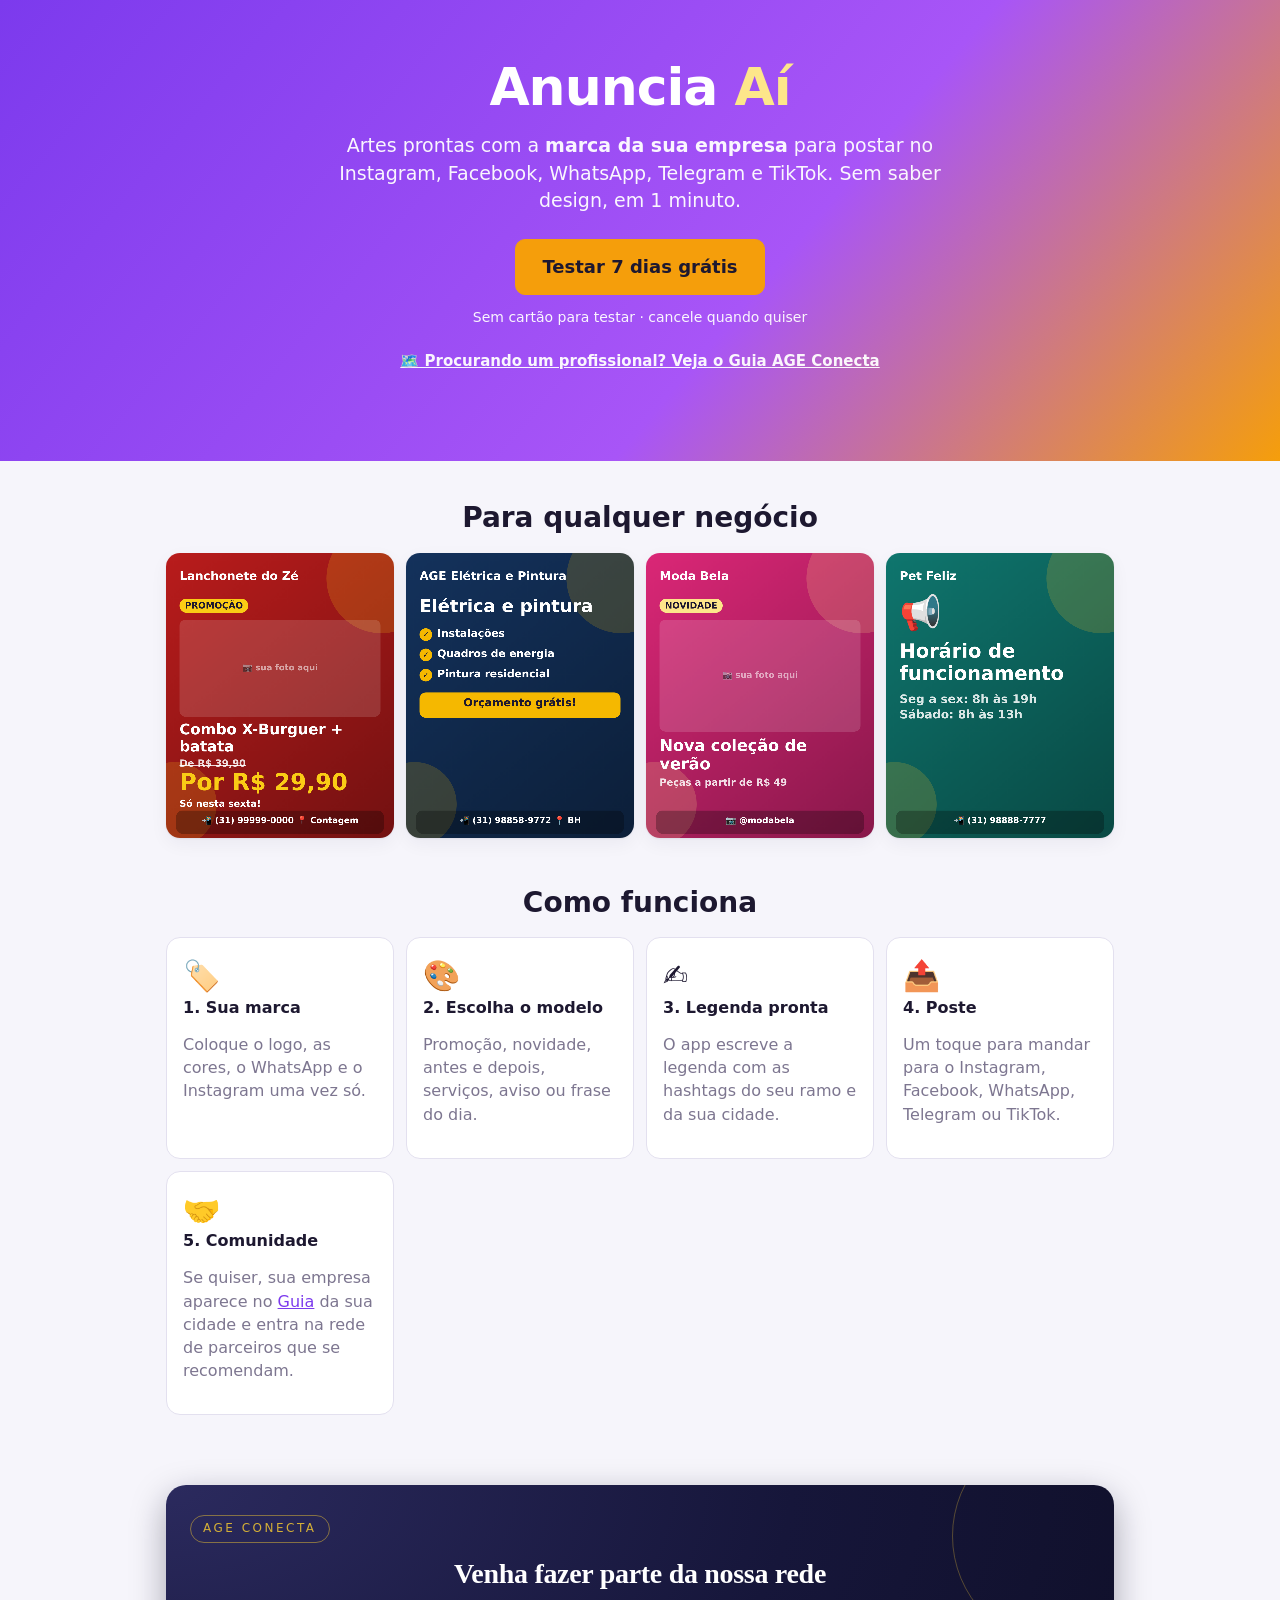
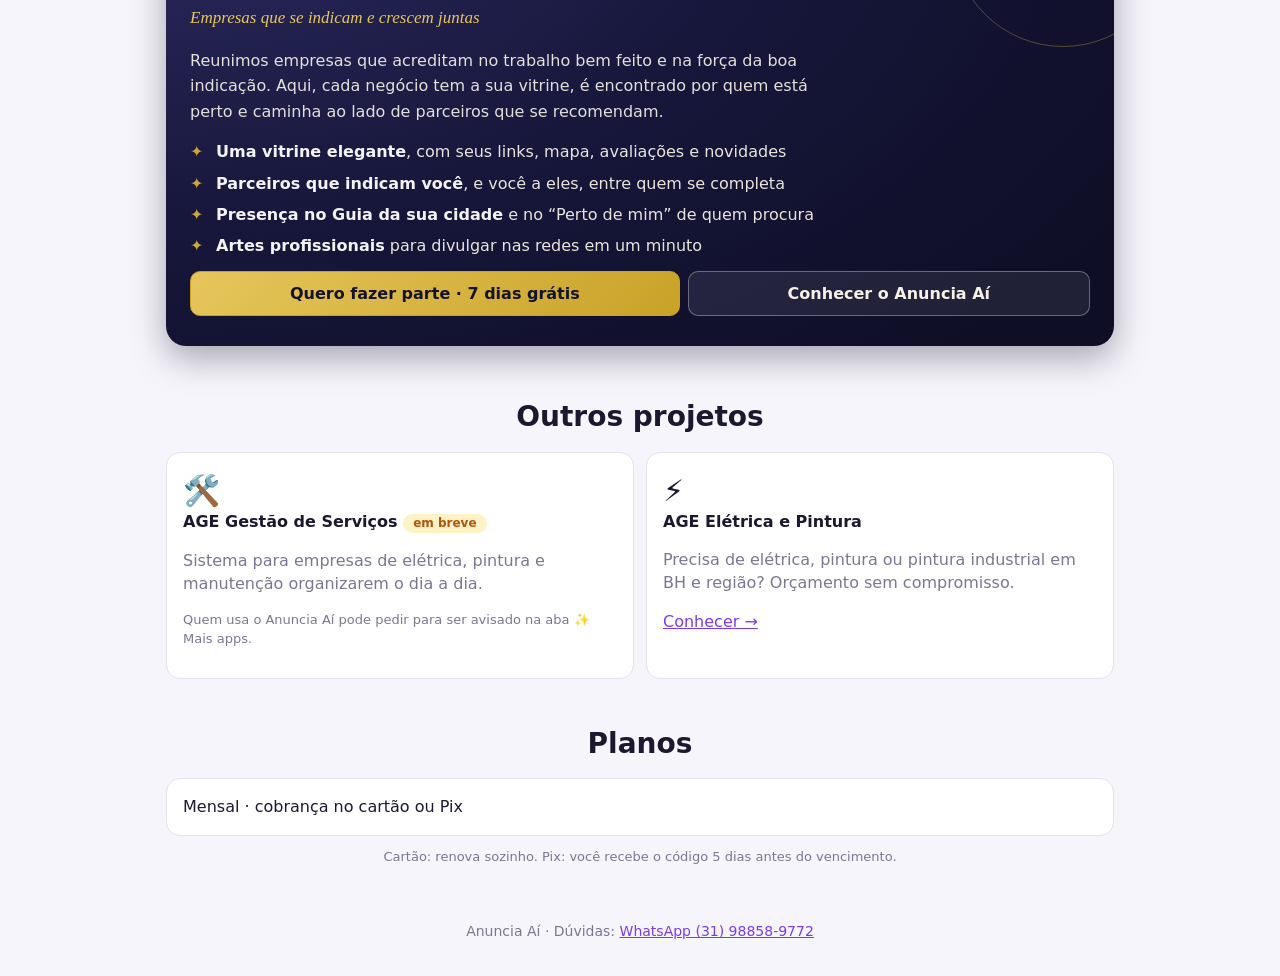
<file: index.html>
<!doctype html>
<html lang="pt-BR">
<head>
<meta charset="utf-8">
<meta name="viewport" content="width=device-width, initial-scale=1, viewport-fit=cover">
<meta name="theme-color" content="#7c3aed">
<title>Anuncia Aí — divulgue o seu negócio nas redes</title>
<meta name="description" content="Crie artes de promoção, novidade e antes e depois com a marca da sua empresa e poste no Instagram, Facebook, WhatsApp e Telegram em 1 minuto.">
<link rel="icon" href="icone.svg" type="image/svg+xml">
<link rel="stylesheet" href="estilo.css">
<style>
  .hero { background: linear-gradient(130deg, #7c3aed, #a855f7 60%, #f59e0b); color: #fff; padding: 56px 20px 64px; text-align: center; }
  .hero h1 { font-size: clamp(30px, 6vw, 52px); font-weight: 900; letter-spacing: -1px; }
  .hero h1 span { color: #fde68a; }
  .hero p { font-size: 19px; max-width: 640px; margin: 14px auto 24px; opacity: .95; }
  .hero .botao { font-size: 18px; padding: 14px 26px; }
  .sec { max-width: 980px; margin: 0 auto; padding: 40px 16px 8px; }
  .sec h2 { font-size: 28px; text-align: center; margin-bottom: 18px; }
  .itens { display: grid; grid-template-columns: repeat(auto-fit, minmax(220px, 1fr)); gap: 12px; }
  .item { background: var(--sup); border: 1px solid var(--borda); border-radius: 14px; padding: 16px; }
  .item .ic { font-size: 30px; }
  .exemplos { display: grid; grid-template-columns: repeat(auto-fit, minmax(200px, 1fr)); gap: 12px; }
  .exemplos canvas { width: 100%; border-radius: 14px; box-shadow: var(--sombra); }
  .rodape { text-align: center; padding: 34px 16px; color: var(--mudo); font-size: 14px; }
</style>
</head>
<body>
<header class="hero">
  <h1>Anuncia <span>Aí</span></h1>
  <p>Artes prontas com a <b>marca da sua empresa</b> para postar no Instagram, Facebook, WhatsApp, Telegram e TikTok. Sem saber design, em 1 minuto.</p>
  <a class="botao dest" href="app.html">Testar 7 dias grátis</a>
  <p style="font-size:14px;margin-top:12px">Sem cartão para testar · cancele quando quiser</p>
  <p style="font-size:15px;margin-top:6px"><a href="guia.html" style="color:#fff;font-weight:700">🗺️ Procurando um profissional? Veja o Guia <span id="nome-rede">AGE Conecta</span></a></p>
</header>
<section class="sec"><h2>Para qualquer negócio</h2><div class="exemplos" id="exemplos"></div></section>
<section class="sec"><h2>Como funciona</h2><div class="itens">
  <div class="item"><div class="ic">🏷️</div><h3>1. Sua marca</h3><p class="mudo">Coloque o logo, as cores, o WhatsApp e o Instagram uma vez só.</p></div>
  <div class="item"><div class="ic">🎨</div><h3>2. Escolha o modelo</h3><p class="mudo">Promoção, novidade, antes e depois, serviços, aviso ou frase do dia.</p></div>
  <div class="item"><div class="ic">✍️</div><h3>3. Legenda pronta</h3><p class="mudo">O app escreve a legenda com as hashtags do seu ramo e da sua cidade.</p></div>
  <div class="item"><div class="ic">📤</div><h3>4. Poste</h3><p class="mudo">Um toque para mandar para o Instagram, Facebook, WhatsApp, Telegram ou TikTok.</p></div>
  <div class="item"><div class="ic">🤝</div><h3>5. Comunidade</h3><p class="mudo">Se quiser, sua empresa aparece no <a href="guia.html">Guia</a> da sua cidade e entra na rede de parceiros que se recomendam.</p></div>
</div></section>
<div class="sec" id="convite-sec"></div>
<section class="sec" id="outros-sec"><h2>Outros projetos</h2><div class="itens" id="outros"></div></section>
<section class="sec"><h2>Planos</h2><div class="planos" id="planos"><div class="item">Mensal · cobrança no cartão ou Pix</div></div>
  <p class="mudo peq" style="text-align:center;margin-top:12px">Cartão: renova sozinho. Pix: você recebe o código 5 dias antes do vencimento.</p></section>
<footer class="rodape" id="rodape">Anuncia Aí</footer>
<script src="config.js"></script>
<script src="comum.js"></script>
<script src="artes.js"></script>
<script src="publico.js"></script>
<script>
// 🎁 link de indicação (index.html?ind=CODIGO): guarda o código e mostra a faixa de boas-vindas; o app usa ao criar a empresa
(function () {
  var c = (new URLSearchParams(location.search).get("ind") || "").replace(/[^A-Za-z0-9]/g, "").toUpperCase().slice(0, 12);
  if (!c) return;
  try { localStorage.setItem("anuncia_indicacao", c); } catch (e) { /* sem armazenamento */ }
  var f = document.createElement("div");
  f.style.cssText = "background:#16a34a;color:#fff;text-align:center;padding:12px 16px;font-weight:700";
  f.innerHTML = "🎁 Você foi indicado! Crie sua conta e ganhe 7 dias grátis. <a href=\"app.html?ind=" + c + "\" style=\"color:#fff;text-decoration:underline\">Começar agora</a>";
  document.body.insertBefore(f, document.body.firstChild);
})();
</script>
<script>
(function () {
  var A = window.AN, R = window.AN_ARTES;
  var ex = [
    { modelo: "promocao", campos: { titulo: "Combo X-Burguer + batata", de: "39,90", por: "29,90", detalhe: "Só nesta sexta!" }, empresa: { nome: "Lanchonete do Zé", cor1: "#b91c1c", cor2: "#facc15", whatsapp: "(31) 99999-0000", cidade: "Contagem" } },
    { modelo: "servico", campos: { titulo: "Elétrica e pintura", itens: "Instalações\nQuadros de energia\nPintura residencial", detalhe: "Orçamento grátis!" }, empresa: { nome: "AGE Elétrica e Pintura", cor1: "#14325c", cor2: "#f5b800", whatsapp: "(31) 98858-9772", cidade: "BH" } },
    { modelo: "novidade", campos: { titulo: "Nova coleção de verão", texto: "Peças a partir de R$ 49" }, empresa: { nome: "Moda Bela", cor1: "#db2777", cor2: "#fde68a", instagram: "@modabela" } },
    { modelo: "aviso", campos: { titulo: "Horário de funcionamento", texto: "Seg a sex: 8h às 19h\nSábado: 8h às 13h" }, empresa: { nome: "Pet Feliz", cor1: "#0f766e", cor2: "#fbbf24", whatsapp: "(31) 98888-7777" } }
  ];
  var box = document.getElementById("exemplos");
  ex.forEach(function (d) { var cv = document.createElement("canvas"); R.desenhar(cv, Object.assign({ formato: "post", fotos: [] }, d)); box.appendChild(cv); });
  if (window.AN_PUB) document.getElementById("nome-rede").textContent = window.AN_PUB.REDE;
  if (window.AN_PUB) document.getElementById("convite-sec").innerHTML = window.AN_PUB.htmlConvite();
  var outros = A.CFG.OUTROS_PROJETOS || [];
  if (!outros.length) document.getElementById("outros-sec").remove();
  else document.getElementById("outros").innerHTML = outros.map(function (p) {
    return '<div class="item"><div class="ic">' + A.esc(p.ic || "✨") + "</div><h3>" + A.esc(p.nome) + (p.em_breve ? ' <span class="selo atencao">em breve</span>' : "") + '</h3><p class="mudo">' + A.esc(p.desc || "") + "</p>" +
      (p.link ? '<p><a target="_blank" rel="noopener" href="' + A.esc(p.link) + '">' + A.esc(p.link_nome || "Conhecer") + " →</a></p>" : p.em_breve ? '<p class="peq mudo">Quem usa o Anuncia Aí pode pedir para ser avisado na aba ✨ Mais apps.</p>' : "") + "</div>";
  }).join("");
  if (A.CFG.SUPORTE_WHATSAPP) document.getElementById("rodape").innerHTML = 'Anuncia Aí · Dúvidas: <a target="_blank" rel="noopener" href="' + A.esc(A.linkZap(A.CFG.SUPORTE_WHATSAPP, "Olá! Quero saber mais do Anuncia Aí.")) + '">WhatsApp ' + A.esc(A.CFG.SUPORTE_WHATSAPP) + "</a>";
  if (A.configurado()) {
    fetch(A.CFG.SUPABASE_URL + "/rest/v1/planos?select=*&ativo=eq.true&order=ordem", { headers: { apikey: A.CFG.SUPABASE_ANON_KEY, Authorization: "Bearer " + A.CFG.SUPABASE_ANON_KEY } })
      .then(function (r) { return r.json(); }).then(function (ps) {
        if (!Array.isArray(ps) || !ps.length) return;
        document.getElementById("planos").innerHTML = ps.map(function (p) {
          return '<div class="plano"><div class="forte">' + A.esc(p.nome) + '</div><div class="preco">' + A.dinheiro(p.preco) + '</div><div class="mudo peq">' +
            (p.meses === 1 ? "por mês" : "a cada " + p.meses + " meses (" + A.dinheiro(p.preco / p.meses) + "/mês)") + '</div><div class="acoes"><a class="botao prim" href="app.html">Começar grátis</a></div></div>';
        }).join("");
      }).catch(function () {});
  }
})();
</script>
</body>
</html>
</file>
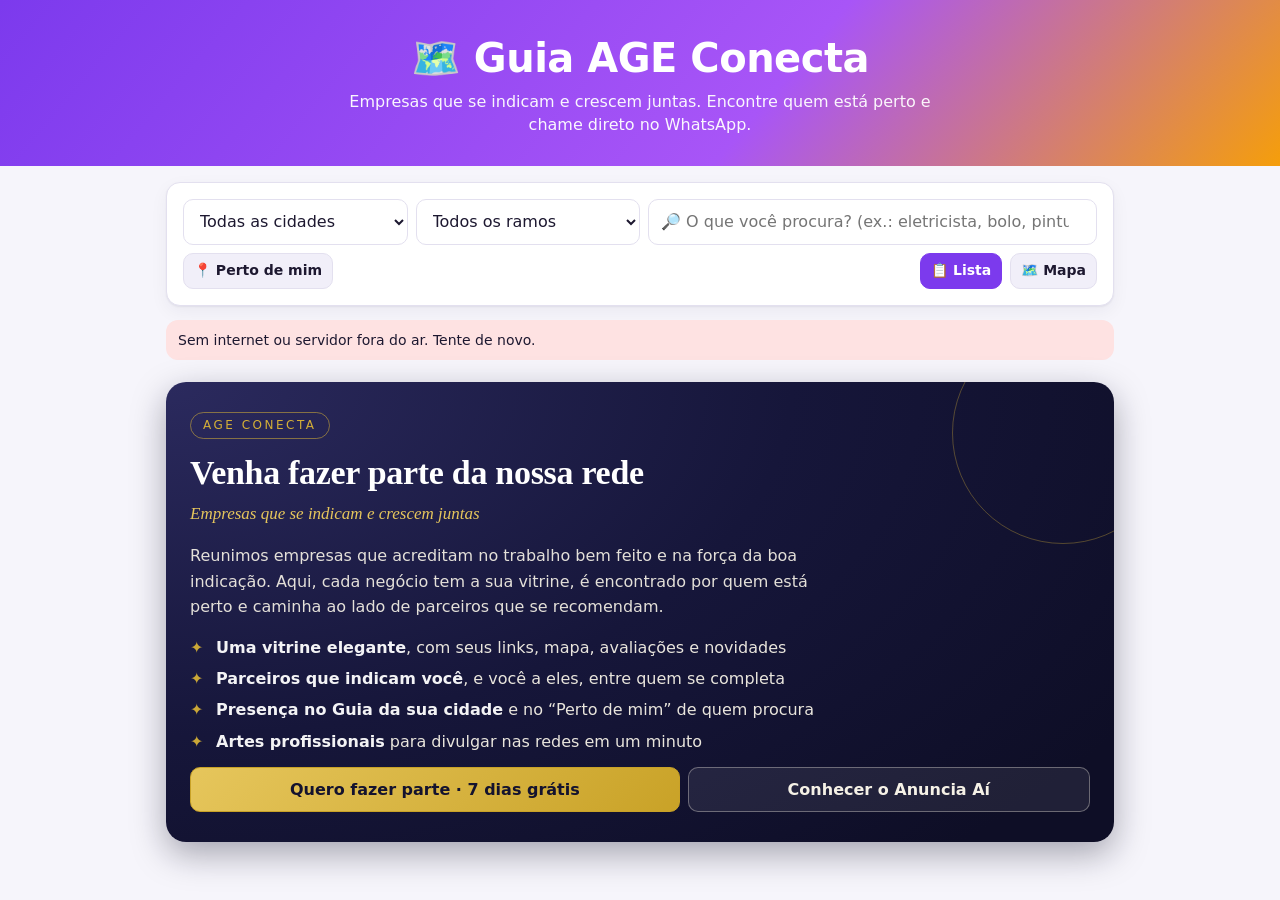
<file: guia.html>
<!doctype html>
<html lang="pt-BR">
<head>
<meta charset="utf-8">
<meta name="viewport" content="width=device-width, initial-scale=1, viewport-fit=cover">
<meta name="theme-color" content="#7c3aed">
<title>Guia AGE Conecta — empresas da sua cidade</title>
<meta name="description" content="Encontre empresas e profissionais da sua cidade e chame direto no WhatsApp.">
<link rel="icon" href="icone.svg" type="image/svg+xml">
<link rel="stylesheet" href="estilo.css">
</head>
<body>
<div id="pub" data-pagina="guia"><div class="vazio">Carregando...</div></div>
<script src="config.js"></script>
<script src="comum.js"></script>
<script src="publico.js"></script>
</body>
</html>
</file>
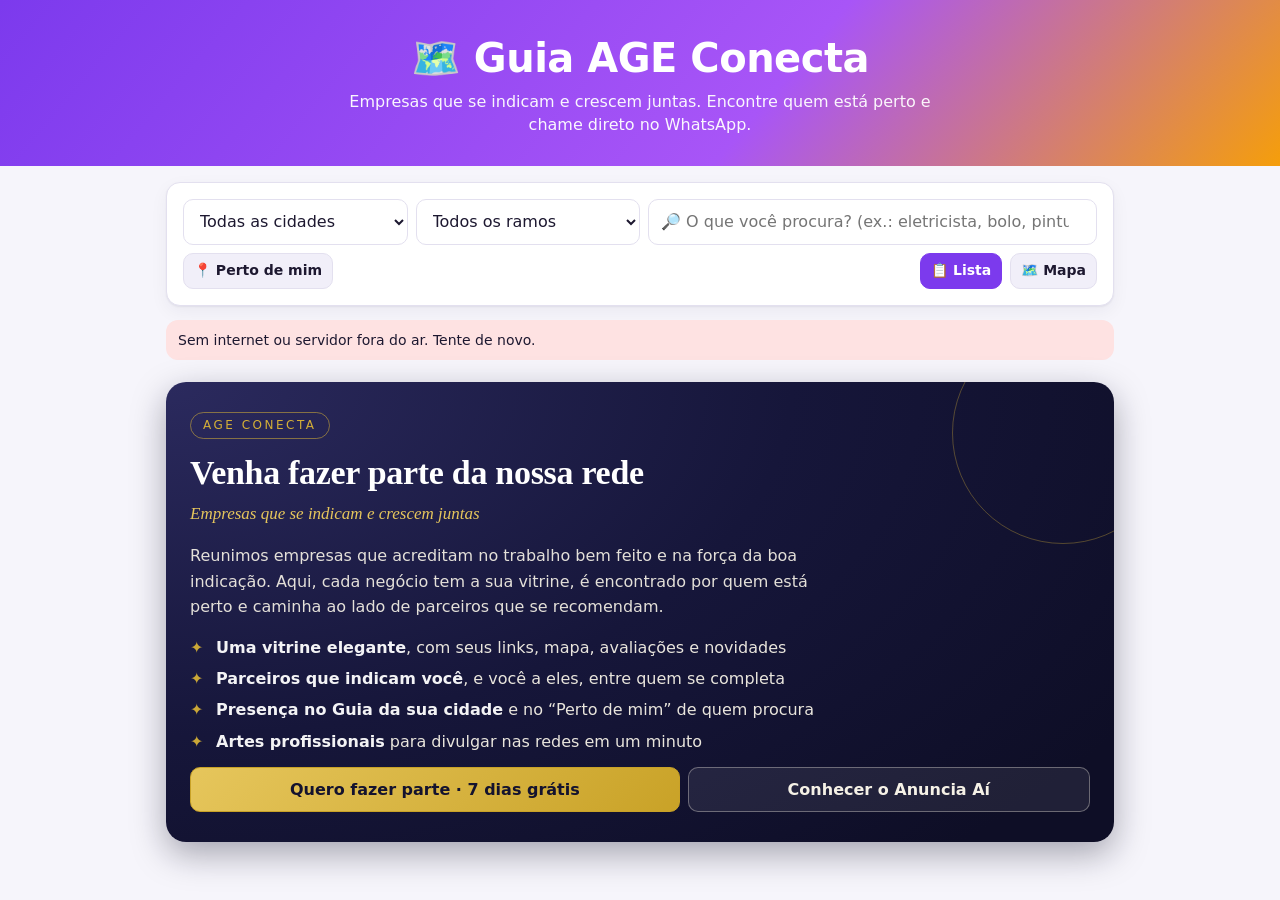
<file: vitrine.html>
<!doctype html>
<html lang="pt-BR">
<head>
<meta charset="utf-8">
<meta name="viewport" content="width=device-width, initial-scale=1, viewport-fit=cover">
<meta name="theme-color" content="#7c3aed">
<title>Vitrine | Anuncia Aí</title>
<meta name="description" content="Vitrine da empresa no Anuncia Aí: contatos, novidades e promoções.">
<link rel="icon" href="icone.svg" type="image/svg+xml">
<link rel="stylesheet" href="estilo.css">
</head>
<body>
<div id="pub" data-pagina="vitrine"><div class="vazio">Carregando...</div></div>
<script src="config.js"></script>
<script src="comum.js"></script>
<script src="publico.js"></script>
</body>
</html>
</file>
<file: estilo.css>
:root {
  --prim: #7c3aed; --prim2: #6d28d9; --prim-t: #fff; --dest: #f59e0b;
  --fundo: #f6f5fb; --sup: #ffffff; --sup2: #f1eff9; --borda: #e3e0ef; --texto: #1d1830; --texto2: #514a66; --mudo: #7d7690;
  --bom: #15803d; --bom-f: #dcfce7; --atencao: #b45309; --atencao-f: #fef3c7; --critico: #b91c1c; --critico-f: #fee2e2;
  --sombra: 0 1px 2px rgba(20, 10, 50, .06), 0 6px 18px rgba(20, 10, 50, .05);
  color-scheme: light;
}
@media (prefers-color-scheme: dark) {
  :root:not([data-theme="light"]) {
    --fundo: #120f1c; --sup: #1b1729; --sup2: #241f36; --borda: #322b48; --texto: #ece9f6; --texto2: #b9b2cf; --mudo: #8a83a3;
    --bom-f: #12321f; --atencao-f: #3a2a0c; --critico-f: #3b1515; color-scheme: dark;
  }
}
* { box-sizing: border-box; }
html, body { margin: 0; background: var(--fundo); color: var(--texto); font: 16px/1.45 system-ui, -apple-system, "Segoe UI", Roboto, Arial, sans-serif; }
a { color: var(--prim); }
h1, h2, h3 { margin: 0; line-height: 1.2; }
h2 { font-size: 20px; } h3 { font-size: 16px; }
.oculto { display: none !important; }
main { max-width: 980px; margin: 0 auto; padding: 16px; }
.topo { background: linear-gradient(120deg, var(--prim), #a855f7); color: #fff; padding: 10px 16px; display: flex; align-items: center; gap: 10px; position: sticky; top: 0; z-index: 5; }
.topo .marca { font-weight: 900; font-size: 19px; letter-spacing: -.3px; }
.topo .marca span { color: #fde68a; }
.topo .dir { margin-left: auto; display: flex; gap: 6px; }
.topo button { background: rgba(255, 255, 255, .16); color: #fff; border: 0; }
.abas { display: flex; gap: 6px; overflow-x: auto; padding: 10px 16px; background: var(--sup); border-bottom: 1px solid var(--borda); }
.abas a { flex: none; padding: 8px 14px; border-radius: 999px; text-decoration: none; color: var(--texto2); font-weight: 700; font-size: 14px; }
.abas a.ativa { background: var(--prim); color: #fff; }
.cartao { background: var(--sup); border: 1px solid var(--borda); border-radius: 14px; padding: 16px; margin-bottom: 14px; box-shadow: var(--sombra); }
.linha { display: flex; align-items: center; gap: 8px; flex-wrap: wrap; }
.linha .dir { margin-left: auto; }
.duas { display: grid; grid-template-columns: 1fr 1fr; gap: 12px; }
@media (max-width: 640px) { .duas { grid-template-columns: 1fr; } }
.grade { display: grid; gap: 10px; grid-template-columns: repeat(auto-fill, minmax(150px, 1fr)); margin-bottom: 14px; }
.ladrilho { background: var(--sup); border: 1px solid var(--borda); border-radius: 14px; padding: 12px; box-shadow: var(--sombra); }
.ladrilho .r { font-size: 11px; font-weight: 800; text-transform: uppercase; letter-spacing: .5px; color: var(--texto2); }
.ladrilho .v { font-size: 26px; font-weight: 900; }
.ladrilho .d { font-size: 12px; color: var(--mudo); }
label { display: block; font-weight: 700; font-size: 13px; color: var(--texto2); margin: 12px 0 4px; }
input, select, textarea { width: 100%; font: inherit; color: var(--texto); background: var(--sup); border: 1px solid var(--borda); border-radius: 10px; padding: 10px 12px; }
input[type=color] { padding: 2px; height: 44px; }
input[type=checkbox], input[type=radio] { width: auto; margin-right: 8px; }
textarea { resize: vertical; }
button, .botao { display: inline-flex; align-items: center; justify-content: center; gap: 6px; font: inherit; font-weight: 700; border-radius: 10px; padding: 10px 16px;
  border: 1px solid var(--borda); background: var(--sup2); color: var(--texto); cursor: pointer; text-decoration: none; min-height: 44px; }
button:disabled { opacity: .6; cursor: default; }
button.prim, .botao.prim { background: var(--prim); color: #fff; border-color: var(--prim); }
button.dest, .botao.dest { background: var(--dest); color: #1d1830; border-color: var(--dest); }
button.bom, .botao.bom { background: var(--bom); color: #fff; border-color: var(--bom); }
button.perigo { background: var(--critico); color: #fff; border-color: var(--critico); }
button.zap, .botao.zap { background: #16a34a; color: #fff; border-color: #16a34a; }
button.texto { background: none; border: 0; color: var(--prim); padding: 6px; min-height: 0; }
button.peq, .botao.peq { padding: 6px 10px; min-height: 36px; font-size: 14px; }
.acoes { display: flex; gap: 8px; flex-wrap: wrap; margin-top: 14px; }
.acoes > * { flex: 1 1 auto; }
.marca-linha { display: flex; align-items: center; font-weight: 600; color: var(--texto); font-size: 15px; margin: 12px 0 0; }
.selo { display: inline-flex; align-items: center; gap: 4px; padding: 2px 10px; border-radius: 999px; font-size: 12px; font-weight: 800; background: var(--sup2); color: var(--texto2); }
.abas .bolinha { display: inline-flex; align-items: center; justify-content: center; min-width: 20px; height: 20px; padding: 0 6px; margin-left: 4px; border-radius: 999px; background: #dc2626; color: #fff; font-size: 12px; font-weight: 800; }
.sug-nova { border-left: 4px solid #dc2626 !important; background: var(--critico-f); border-radius: 8px; padding-left: 10px !important; padding-right: 10px !important; }
.ind-nova td { background: var(--critico-f); }
.ind-nova td:first-child { box-shadow: inset 4px 0 0 #dc2626; }
.selo.bom { background: var(--bom-f); color: var(--bom); } .selo.atencao { background: var(--atencao-f); color: var(--atencao); } .selo.critico { background: var(--critico-f); color: var(--critico); }
.aviso { border-radius: 12px; padding: 10px 12px; margin: 10px 0; font-size: 14px; background: var(--atencao-f); }
.aviso.erro { background: var(--critico-f); } .aviso.ok { background: var(--bom-f); }
.mudo { color: var(--mudo); } .peq { font-size: 13px; } .forte { font-weight: 800; }
.vazio { text-align: center; color: var(--mudo); padding: 26px 10px; }
.tabela { overflow-x: auto; } table { width: 100%; border-collapse: collapse; font-size: 14px; }
th, td { text-align: left; padding: 8px; border-bottom: 1px solid var(--borda); white-space: nowrap; } th { font-size: 12px; color: var(--texto2); text-transform: uppercase; }
tr.clic { cursor: pointer; } tr.clic:hover { background: var(--sup2); }
.fundo-modal { position: fixed; inset: 0; background: rgba(10, 6, 25, .55); z-index: 50; display: flex; align-items: flex-start; justify-content: center; padding: 16px; overflow-y: auto; }
.modal { background: var(--sup); border-radius: 16px; width: 100%; max-width: 620px; padding: 16px; margin: auto 0; }
.modal.larga { max-width: 900px; }
.modal .cab { display: flex; align-items: center; gap: 8px; margin-bottom: 8px; } .modal .cab h2 { margin-right: auto; }
.modal .fechar { background: none; border: 0; font-size: 22px; min-height: 0; padding: 4px 10px; }
#avisos { position: fixed; left: 50%; bottom: 18px; transform: translateX(-50%); z-index: 80; display: flex; flex-direction: column; gap: 8px; width: min(92vw, 460px); }
.toast { background: #1d1830; color: #fff; border-radius: 12px; padding: 12px 14px; font-weight: 700; box-shadow: 0 8px 24px rgba(0, 0, 0, .25); }
.toast.ok { background: var(--bom); } .toast.erro { background: var(--critico); }
.carregando { display: inline-block; width: 16px; height: 16px; border: 2px solid currentColor; border-right-color: transparent; border-radius: 50%; animation: gira .7s linear infinite; }
@keyframes gira { to { transform: rotate(360deg); } }
.entrada { max-width: 400px; margin: 7vh auto; padding: 0 16px; }
.logo-g { font-weight: 900; font-size: 34px; text-align: center; color: var(--prim); letter-spacing: -1px; } .logo-g span { color: var(--dest); }
.modelos { display: grid; grid-template-columns: repeat(auto-fill, minmax(140px, 1fr)); gap: 8px; }
.modelos button { flex-direction: column; min-height: 76px; font-size: 14px; } .modelos button .ic { font-size: 24px; }
.modelos button.ativo { outline: 3px solid var(--prim); background: var(--sup); }
.editor { display: grid; grid-template-columns: minmax(0, 1fr) minmax(0, 1fr); gap: 16px; align-items: start; }
@media (max-width: 760px) { .editor { grid-template-columns: 1fr; } }
.previa canvas { width: 100%; height: auto; border-radius: 12px; display: block; box-shadow: var(--sombra); background: #ddd; }
.pix-qr { width: 230px; max-width: 70vw; display: block; margin: 8px auto; background: #fff; padding: 8px; border-radius: 10px; }
.copia { font-family: monospace; font-size: 12px; word-break: break-all; background: var(--sup2); padding: 10px; border-radius: 10px; }
.planos { display: grid; grid-template-columns: repeat(auto-fit, minmax(220px, 1fr)); gap: 12px; }
.plano { border: 2px solid var(--borda); border-radius: 14px; padding: 14px; cursor: pointer; background: var(--sup); }
.plano.escolhido { border-color: var(--prim); }
.plano .preco { font-size: 28px; font-weight: 900; }

/* ---------- 🤝 Comunidade: vitrine pública, guia e rede ---------- */
.vit-topo { background: linear-gradient(130deg, #7c3aed, #a855f7 60%, #f59e0b); color: #fff; text-align: center; padding: 34px 16px 30px; }
.vit-topo h1 { font-size: clamp(26px, 5vw, 40px); font-weight: 900; letter-spacing: -.5px; }
.vit-topo p { margin: 8px auto 0; max-width: 640px; opacity: .95; }
.vit-topo .vit-rec { font-weight: 700; }
.vit-topo .botao { background: rgba(255, 255, 255, .16); color: #fff; border-color: rgba(255, 255, 255, .35); }
.vit-topo .botao.zap { background: #16a34a; border-color: #16a34a; }
.vit-logo { width: 96px; height: 96px; object-fit: contain; background: #fff; border-radius: 20px; padding: 6px; margin-bottom: 10px; box-shadow: 0 4px 14px rgba(0, 0, 0, .2); }
.artes-grade { display: grid; grid-template-columns: repeat(auto-fill, minmax(150px, 1fr)); gap: 10px; }
.arte-mini { padding: 0; border: 1px solid var(--borda); border-radius: 12px; overflow: hidden; background: var(--sup); min-height: 0; position: relative; }
.arte-mini img { width: 100%; display: block; aspect-ratio: 1; object-fit: cover; }
.arte-mini .tirar { position: absolute; top: 6px; right: 6px; background: rgba(0, 0, 0, .6); color: #fff; border: 0; border-radius: 999px; min-height: 0; padding: 4px 8px; font-size: 13px; }
.emp-grade { display: grid; grid-template-columns: repeat(auto-fill, minmax(240px, 1fr)); gap: 12px; }
.emp-cartao { background: var(--sup); border: 1px solid var(--borda); border-radius: 14px; overflow: hidden; box-shadow: var(--sombra); display: flex; flex-direction: column; }
.emp-img { display: flex; align-items: center; justify-content: center; aspect-ratio: 16 / 9; overflow: hidden; text-decoration: none; }
.emp-img img { width: 100%; height: 100%; object-fit: cover; }
.emp-img img.so-logo { width: auto; height: 70%; object-fit: contain; background: #fff; border-radius: 14px; padding: 6px; }
.emp-ini { color: #fff; font-size: 44px; font-weight: 900; }
.emp-txt { padding: 12px; display: flex; flex-direction: column; gap: 4px; flex: 1; }
.emp-txt > a.forte { color: var(--texto); text-decoration: none; font-size: 17px; }
.filtros-guia { display: grid; grid-template-columns: 1fr 1fr 2fr; gap: 8px; }
@media (max-width: 640px) { .filtros-guia { grid-template-columns: 1fr; } }
.mapa { height: 240px; border-radius: 12px; overflow: hidden; border: 1px solid var(--borda); z-index: 0; }
.mapa.grande { height: 62vh; min-height: 360px; margin-bottom: 14px; }
.links-lista { display: grid; gap: 8px; }
.link-linha { display: flex; align-items: center; gap: 12px; padding: 12px 14px; border: 1px solid var(--borda); border-radius: 12px; background: var(--sup2); color: var(--texto); text-decoration: none; }
.link-linha:hover { border-color: var(--prim); }
.link-linha.zap { background: #16a34a; border-color: #16a34a; color: #fff; }
.link-linha .ic { font-size: 22px; width: 28px; text-align: center; }
.link-linha > span:nth-child(2) { flex: 1; display: flex; flex-direction: column; min-width: 0; }
.link-linha small { opacity: .8; overflow: hidden; text-overflow: ellipsis; white-space: nowrap; }
.link-linha .seta { font-size: 22px; opacity: .6; }
.mapa.clicavel, .mapa.clicavel .leaflet-interactive { cursor: pointer; }
/* 🏛️ convite da comunidade: azul-noite com detalhes dourados */
.convite { margin: 22px 0 6px; padding: 30px 24px; border-radius: 20px; color: #f5f1e6; background: radial-gradient(120% 140% at 0% 0%, #2b2a5e 0%, #16163a 55%, #0e0e26 100%);
  box-shadow: 0 12px 34px rgba(14, 14, 38, .35); position: relative; overflow: hidden; }
.convite::after { content: ""; position: absolute; right: -60px; top: -60px; width: 220px; height: 220px; border-radius: 50%; border: 1px solid rgba(212, 175, 55, .35); }
.convite-sel { display: inline-block; font-size: 12px; letter-spacing: 2.5px; text-transform: uppercase; color: #d4af37; border: 1px solid rgba(212, 175, 55, .55); padding: 4px 12px; border-radius: 999px; }
.convite h2 { font-family: Georgia, "Times New Roman", serif; font-weight: 700; font-size: clamp(24px, 4vw, 34px); margin: 14px 0 10px; color: #fff; letter-spacing: -.3px; }
.convite p { max-width: 640px; line-height: 1.6; opacity: .92; }
.convite ul { list-style: none; padding: 0; margin: 14px 0 4px; display: grid; gap: 8px; }
.convite li { padding-left: 26px; position: relative; opacity: .95; }
.convite li::before { content: "✦"; position: absolute; left: 0; color: #d4af37; }
.convite b { color: #fff; }
.convite .botao { background: rgba(255, 255, 255, .08); color: #f5f1e6; border-color: rgba(245, 241, 230, .35); }
.convite .botao.dest { background: linear-gradient(135deg, #e6c65c, #c9a227); color: #14132e; border-color: #c9a227; }
.convite .convite-slogan { font-family: Georgia, "Times New Roman", serif; font-style: italic; color: #e6c65c; font-size: 17px; margin: -4px 0 10px; opacity: 1; }
</file>
